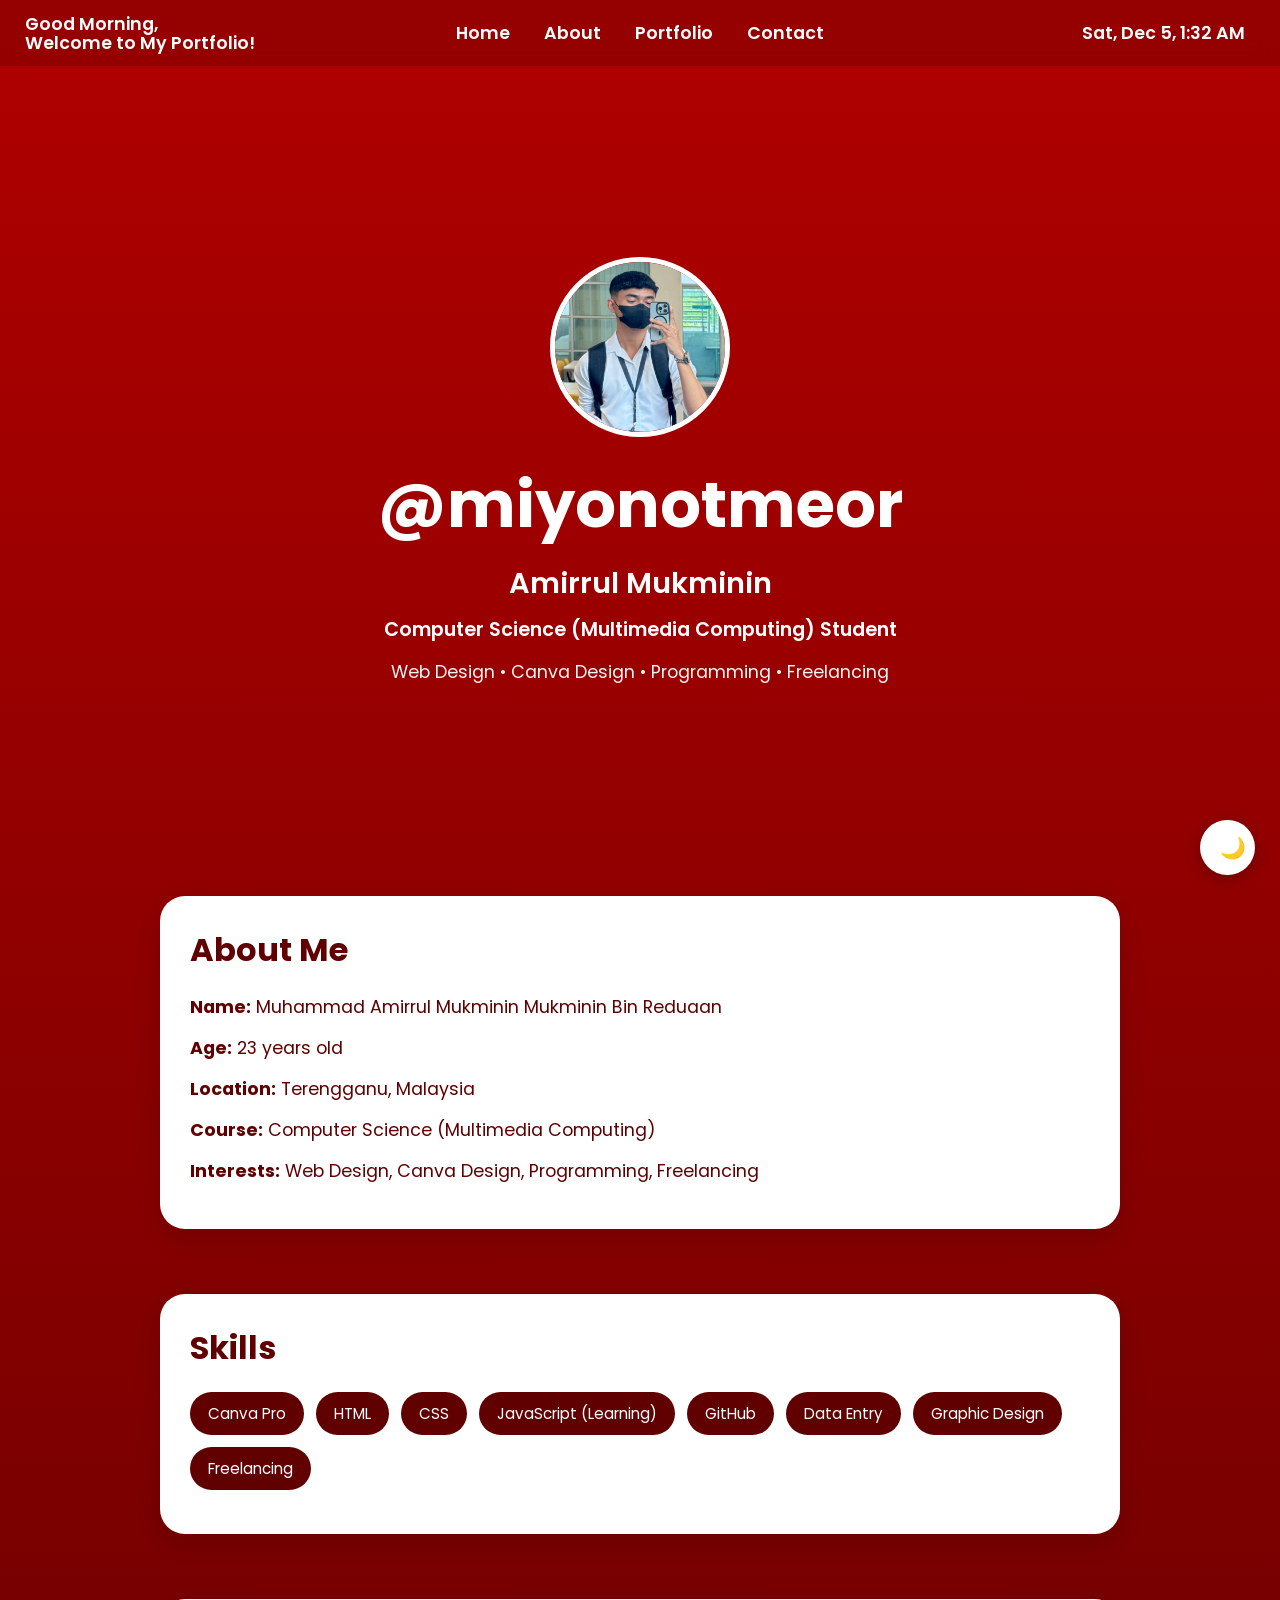
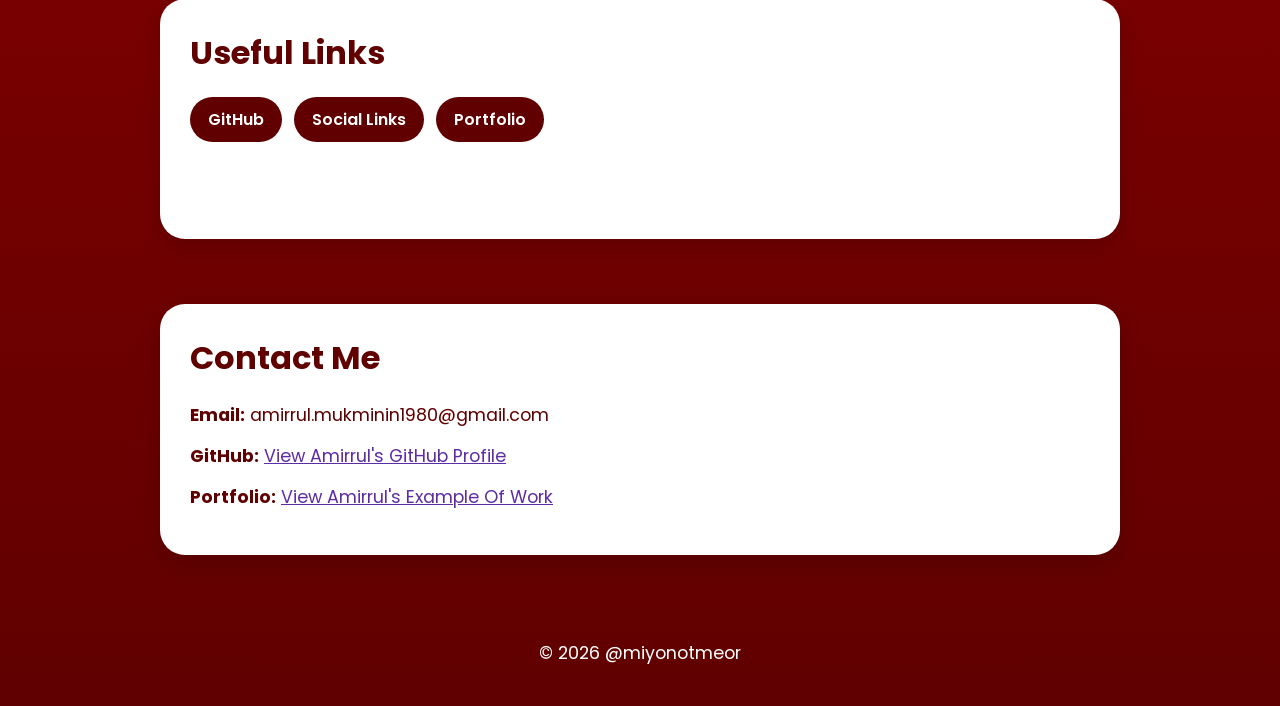
<file: index.html>
<!DOCTYPE html>
<html lang="en">
<head>
<meta charset="UTF-8">
<meta name="viewport" content="width=device-width, initial-scale=1.0">

<title>Amirrul Mukminin | Portfolio</title>

<link rel="icon" type="image/png" href="First Logo.png">

<link href="https://fonts.googleapis.com/css2?family=Poppins:wght@400;500;600;700&display=swap" rel="stylesheet">

<link rel="stylesheet" href="style.css">
    
</head>

<body>

<nav>
    <div id="nav-greeting">
        Good Evening,<br>
        Welcome to My Portfolio!
    </div>
    
    <a href="javascript:void(0);" onclick="window.scrollTo({top:0,behavior:'smooth'})">Home</a>
    <a href="about.html">About</a>
    <a href="portfolio.html">Portfolio</a>
    <a href="#contact">Contact</a>

    <div id="datetime"></div>
</nav>

<section id="home" class="hero">

    <img src="profile.png"
         alt="Profile picture of Amirrul Mukminin"
         class="profile-image">

    <h1>@miyonotmeor</h1>

    <h3>Amirrul Mukminin</h3>

    <div class="course">
        Computer Science (Multimedia Computing) Student
    </div>

    <div class="tagline">
        Web Design • Canva Design • Programming • Freelancing
    </div>

</section>

<section id="about">

    <div class="card">

        <h2>About Me</h2>

        <div class="contact-item">
            <strong>Name:</strong> Muhammad Amirrul Mukminin Mukminin Bin Reduaan
        </div>

        <div class="contact-item">
            <strong>Age:</strong> 23 years old
        </div>

        <div class="contact-item">
            <strong>Location:</strong> Terengganu, Malaysia
        </div>

        <div class="contact-item">
            <strong>Course:</strong> Computer Science (Multimedia Computing)
        </div>

        <div class="contact-item">
            <strong>Interests:</strong> Web Design, Canva Design, Programming, Freelancing
        </div>

    </div>

</section>

<section>

    <div class="card">

        <h2>Skills</h2>

        <div class="skills">

            <div class="skill">Canva Pro</div>
            <div class="skill">HTML</div>
            <div class="skill">CSS</div>
            <div class="skill">JavaScript (Learning)</div>
            <div class="skill">GitHub</div>
            <div class="skill">Data Entry</div>
            <div class="skill">Graphic Design</div>
            <div class="skill">Freelancing</div>

        </div>

    </div>

</section>

<section>

    <div class="card">

        <h2>Useful Links</h2>

        <div class="link-buttons">

            <a href="https://github.com/miyonotmeor" target="_blank">
                GitHub
            </a>

            <a href="https://miyonotmeor.github.io/my-social-media-links/" target="_blank">
                Social Links
            </a>

            <a href="https://miyonotmeor.github.io/my-portfolio/" target="_blank">
                Portfolio
            </a>

        </div>

    </div>

</section>

<section id="contact">

    <div class="card">

        <h2>Contact Me</h2>

        <div class="contact-item">
            <strong>Email:</strong> amirrul.mukminin1980@gmail.com
        </div>

        <div class="contact-item">
            <strong>GitHub:</strong>
            <a href="https://github.com/miyonotmeor" target="_blank">
                View Amirrul's GitHub Profile
            </a>
        </div>

        <div class="contact-item">
            <strong>Portfolio:</strong>
            <a href="https://miyonotmeor.github.io/my-portfolio/" target="_blank">
                View Amirrul's Example Of Work
            </a>
        </div>

    </div>

</section>

<footer>
    © 2026 @miyonotmeor
</footer>

<button id="theme-toggle">
    🌙
</button>

<script src="script.js"></script>
    
</body>
</html>
</file>
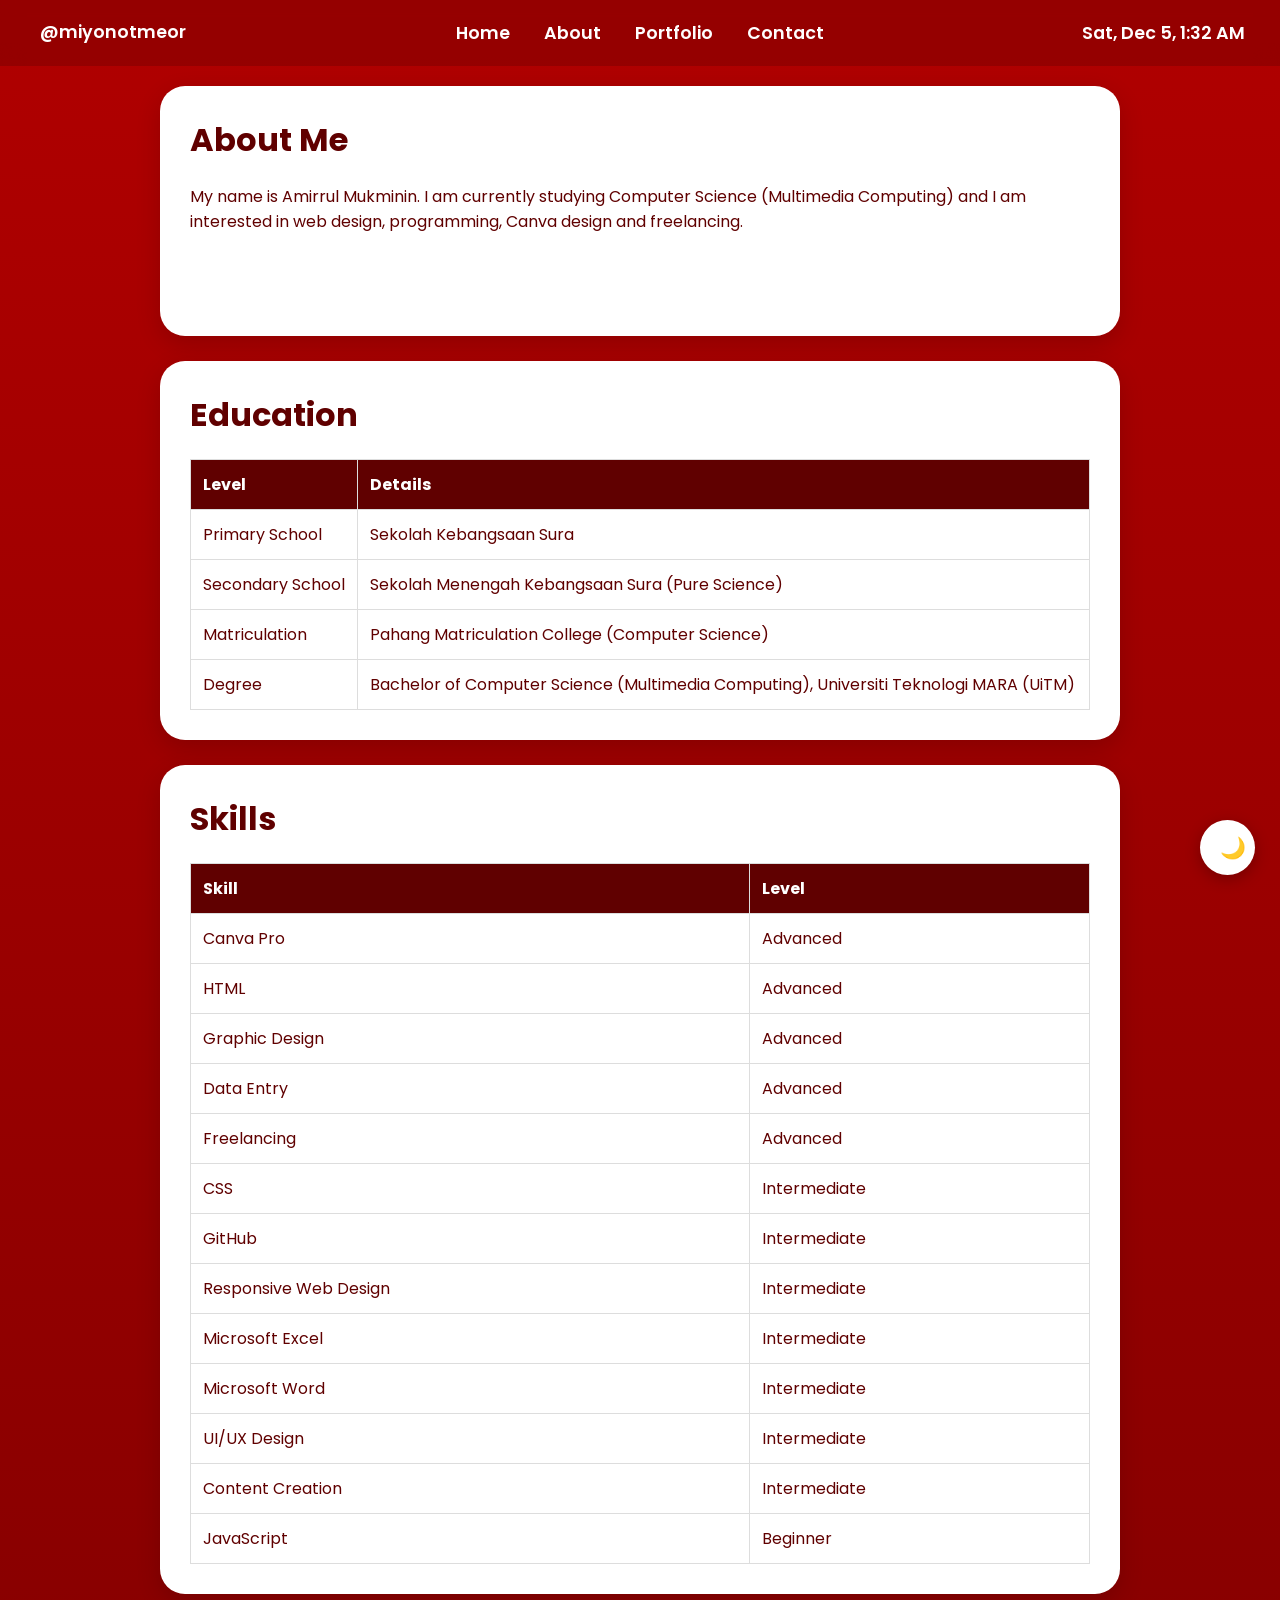
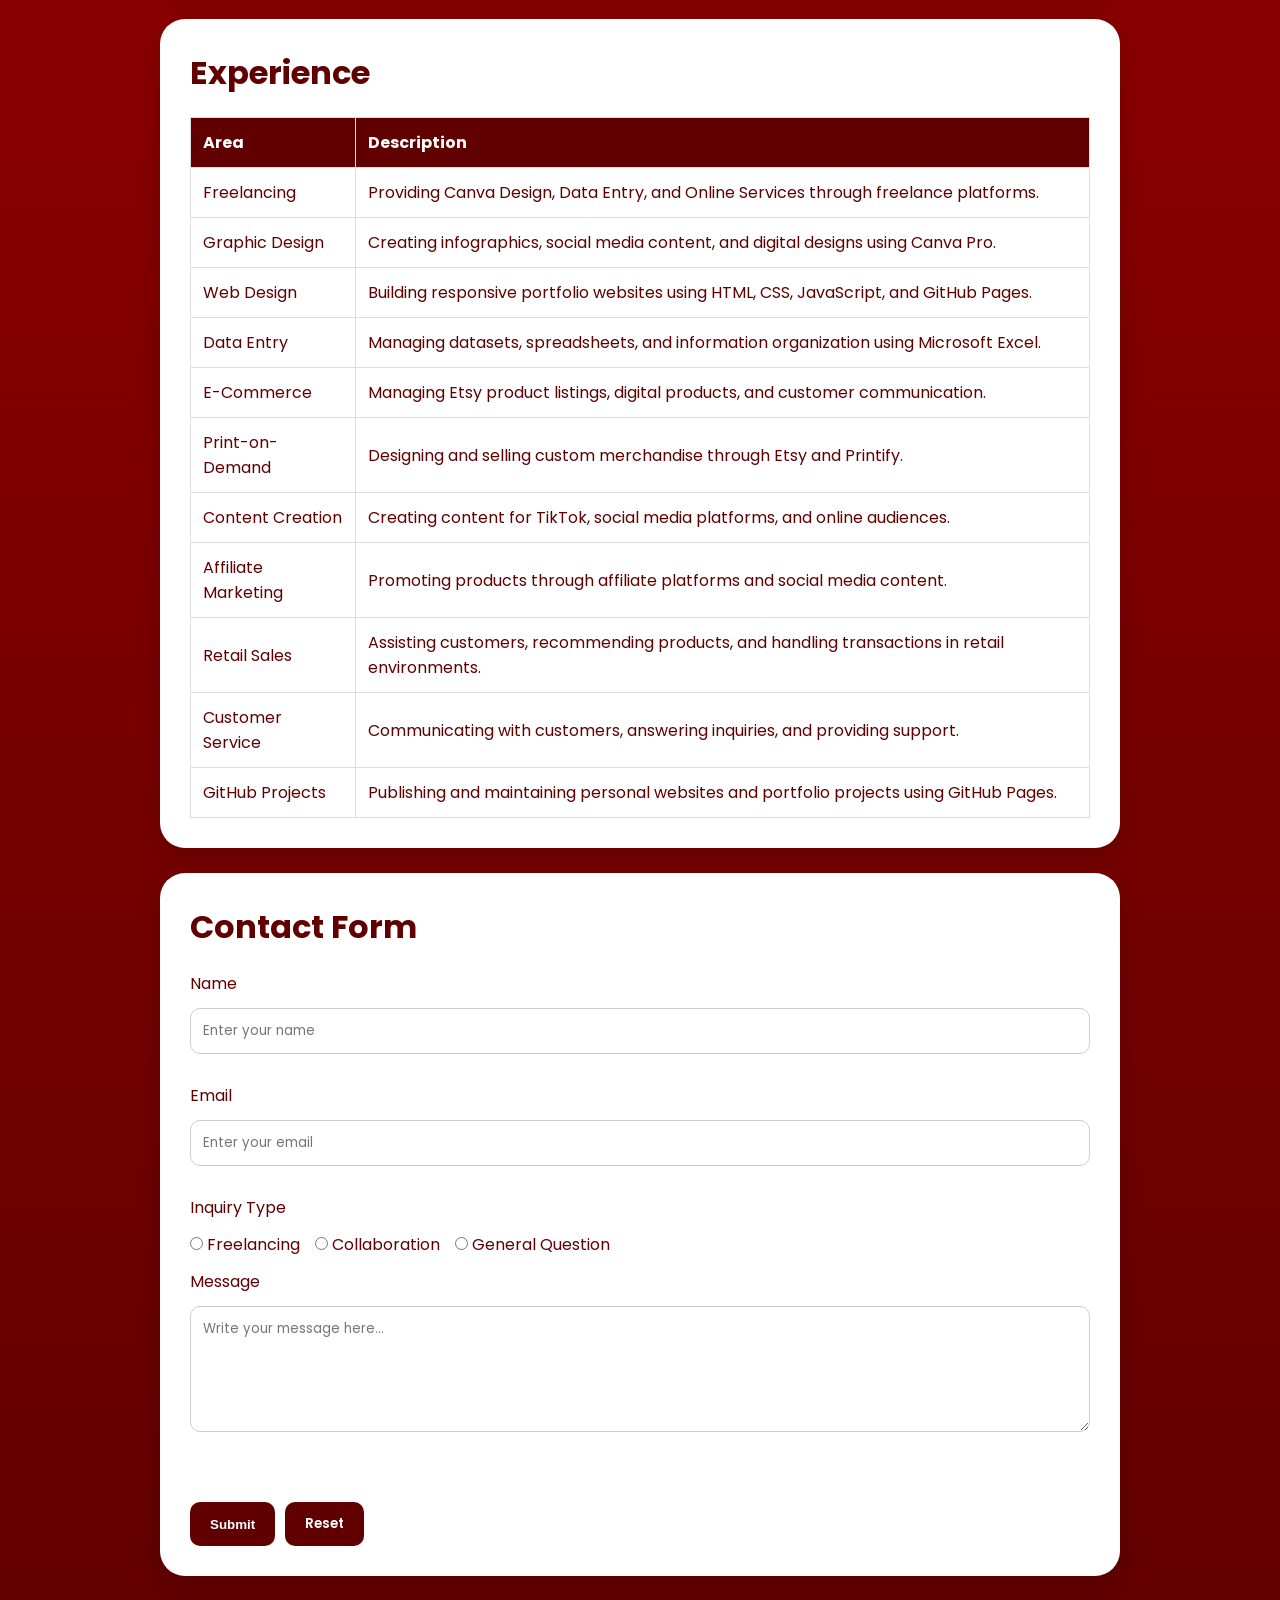
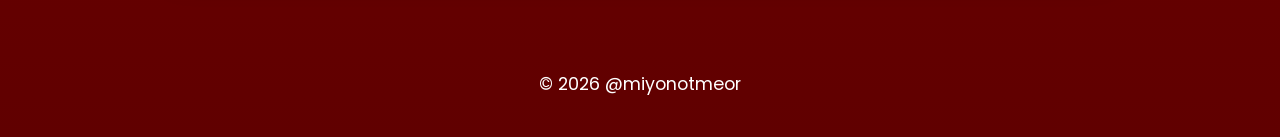
<file: about.html>
<!DOCTYPE html>
<html lang="en">
<head>
<meta charset="UTF-8">
<meta name="viewport" content="width=device-width, initial-scale=1.0">

<title>About Me | Amirrul Mukminin</title>

<link rel="icon" type="image/png" href="First Logo.png">

<link href="https://fonts.googleapis.com/css2?family=Poppins:wght@400;500;600;700&display=swap" rel="stylesheet">

<link rel="stylesheet" href="style.css">
    
</head>

<body class="about-page">

<nav>
    <div id="nav-greeting">
    <a href="index.html">@miyonotmeor</a>
    </div>
    
    <a href="index.html">Home</a>
    <a href="#about">About</a>
    <a href="portfolio.html">Portfolio</a>
    <a href="#contact">Contact</a>

    <div id="datetime"></div>
</nav>

<div class="container">

    <!-- About -->

    <div id="about" class="card">

            <h2>About Me</h2>

            <p>
                My name is Amirrul Mukminin. I am currently studying
                Computer Science (Multimedia Computing) and I am interested
                in web design, programming, Canva design and freelancing.
            </p>

        </div>

    <!-- Education Table -->

    <div class="card">

        <h2>Education</h2>

        <table>

    <tr>
        <th>Level</th>
        <th>Details</th>
    </tr>

    <tr>
        <td>Primary School</td>
        <td>Sekolah Kebangsaan Sura</td>
    </tr>

    <tr>
        <td>Secondary School</td>
        <td>Sekolah Menengah Kebangsaan Sura (Pure Science)</td>
    </tr>

    <tr>
        <td>Matriculation</td>
        <td>Pahang Matriculation College (Computer Science)</td>
    </tr>

    <tr>
        <td>Degree</td>
        <td>
            Bachelor of Computer Science (Multimedia Computing),
            Universiti Teknologi MARA (UiTM)
        </td>
    </tr>

</table>
    </div>

    <!-- Skills Table -->

    <div class="card">

        <h2>Skills</h2>

        <table>

    <tr>
        <th>Skill</th>
        <th>Level</th>
    </tr>

    <tr>
        <td>Canva Pro</td>
        <td>Advanced</td>
    </tr>

    <tr>
        <td>HTML</td>
        <td>Advanced</td>
    </tr>

    <tr>
        <td>Graphic Design</td>
        <td>Advanced</td>
    </tr>

    <tr>
        <td>Data Entry</td>
        <td>Advanced</td>
    </tr>

    <tr>
        <td>Freelancing</td>
        <td>Advanced</td>
    </tr>

    <tr>
        <td>CSS</td>
        <td>Intermediate</td>
    </tr>

    <tr>
        <td>GitHub</td>
        <td>Intermediate</td>
    </tr>

    <tr>
        <td>Responsive Web Design</td>
        <td>Intermediate</td>
    </tr>

    <tr>
        <td>Microsoft Excel</td>
        <td>Intermediate</td>
    </tr>

    <tr>
        <td>Microsoft Word</td>
        <td>Intermediate</td>
    </tr>

    <tr>
        <td>UI/UX Design</td>
        <td>Intermediate</td>
    </tr>

    <tr>
        <td>Content Creation</td>
        <td>Intermediate</td>
    </tr>

    <tr>
        <td>JavaScript</td>
        <td>Beginner</td>
    </tr>

</table>

    </div>

    <!-- Experience Table -->

    <div class="card">

        <h2>Experience</h2>

        <table>

    <tr>
        <th>Area</th>
        <th>Description</th>
    </tr>

    <tr>
        <td>Freelancing</td>
        <td>Providing Canva Design, Data Entry, and Online Services through freelance platforms.</td>
    </tr>

    <tr>
        <td>Graphic Design</td>
        <td>Creating infographics, social media content, and digital designs using Canva Pro.</td>
    </tr>

    <tr>
        <td>Web Design</td>
        <td>Building responsive portfolio websites using HTML, CSS, JavaScript, and GitHub Pages.</td>
    </tr>

    <tr>
        <td>Data Entry</td>
        <td>Managing datasets, spreadsheets, and information organization using Microsoft Excel.</td>
    </tr>

    <tr>
        <td>E-Commerce</td>
        <td>Managing Etsy product listings, digital products, and customer communication.</td>
    </tr>

    <tr>
        <td>Print-on-Demand</td>
        <td>Designing and selling custom merchandise through Etsy and Printify.</td>
    </tr>

    <tr>
        <td>Content Creation</td>
        <td>Creating content for TikTok, social media platforms, and online audiences.</td>
    </tr>

    <tr>
        <td>Affiliate Marketing</td>
        <td>Promoting products through affiliate platforms and social media content.</td>
    </tr>

    <tr>
        <td>Retail Sales</td>
        <td>Assisting customers, recommending products, and handling transactions in retail environments.</td>
    </tr>

    <tr>
        <td>Customer Service</td>
        <td>Communicating with customers, answering inquiries, and providing support.</td>
    </tr>

    <tr>
        <td>GitHub Projects</td>
        <td>Publishing and maintaining personal websites and portfolio projects using GitHub Pages.</td>
    </tr>

</table>

    </div>

    <!-- Contact Form -->

    <div id="contact" class="card">

            <h2>Contact Form</h2>

            <form>

                <label>Name</label>
                <input
                    type="text"
                    id="name"
                    placeholder="Enter your name"
                    required
                >

                <div id="name-error"></div>

                <label>Email</label>
                <input
                    type="email"
                    id="email"
                    placeholder="Enter your email"
                    required
                >

                <div id="email-error"></div>

                <label>Inquiry Type</label>

                <div class="radio-group">

                    <label>
                        <input type="radio" name="inquiry">
                        Freelancing
                    </label>

                    <label>
                        <input type="radio" name="inquiry">
                        Collaboration
                    </label>

                    <label>
                        <input type="radio" name="inquiry">
                        General Question
                    </label>

                </div>

                <label>Message</label>

                <textarea
                    id="message"
                    rows="5"
                    placeholder="Write your message here..."
                    maxlength="500"
                    required></textarea>

                <div id="message-counter"></div>

                <div id="character-count">
                    0 / 500 characters
                </div>

                <div class="button-group">

                    <button type="submit">
                        Submit
                    </button>

                    <input type="reset" value="Reset">

                </div>

            </form>

        </div>

</div>

<footer>
    © 2026 @miyonotmeor
</footer>

<button id="theme-toggle">
    🌙
</button>

<script src="script.js"></script>
    
</body>
</html>
</file>
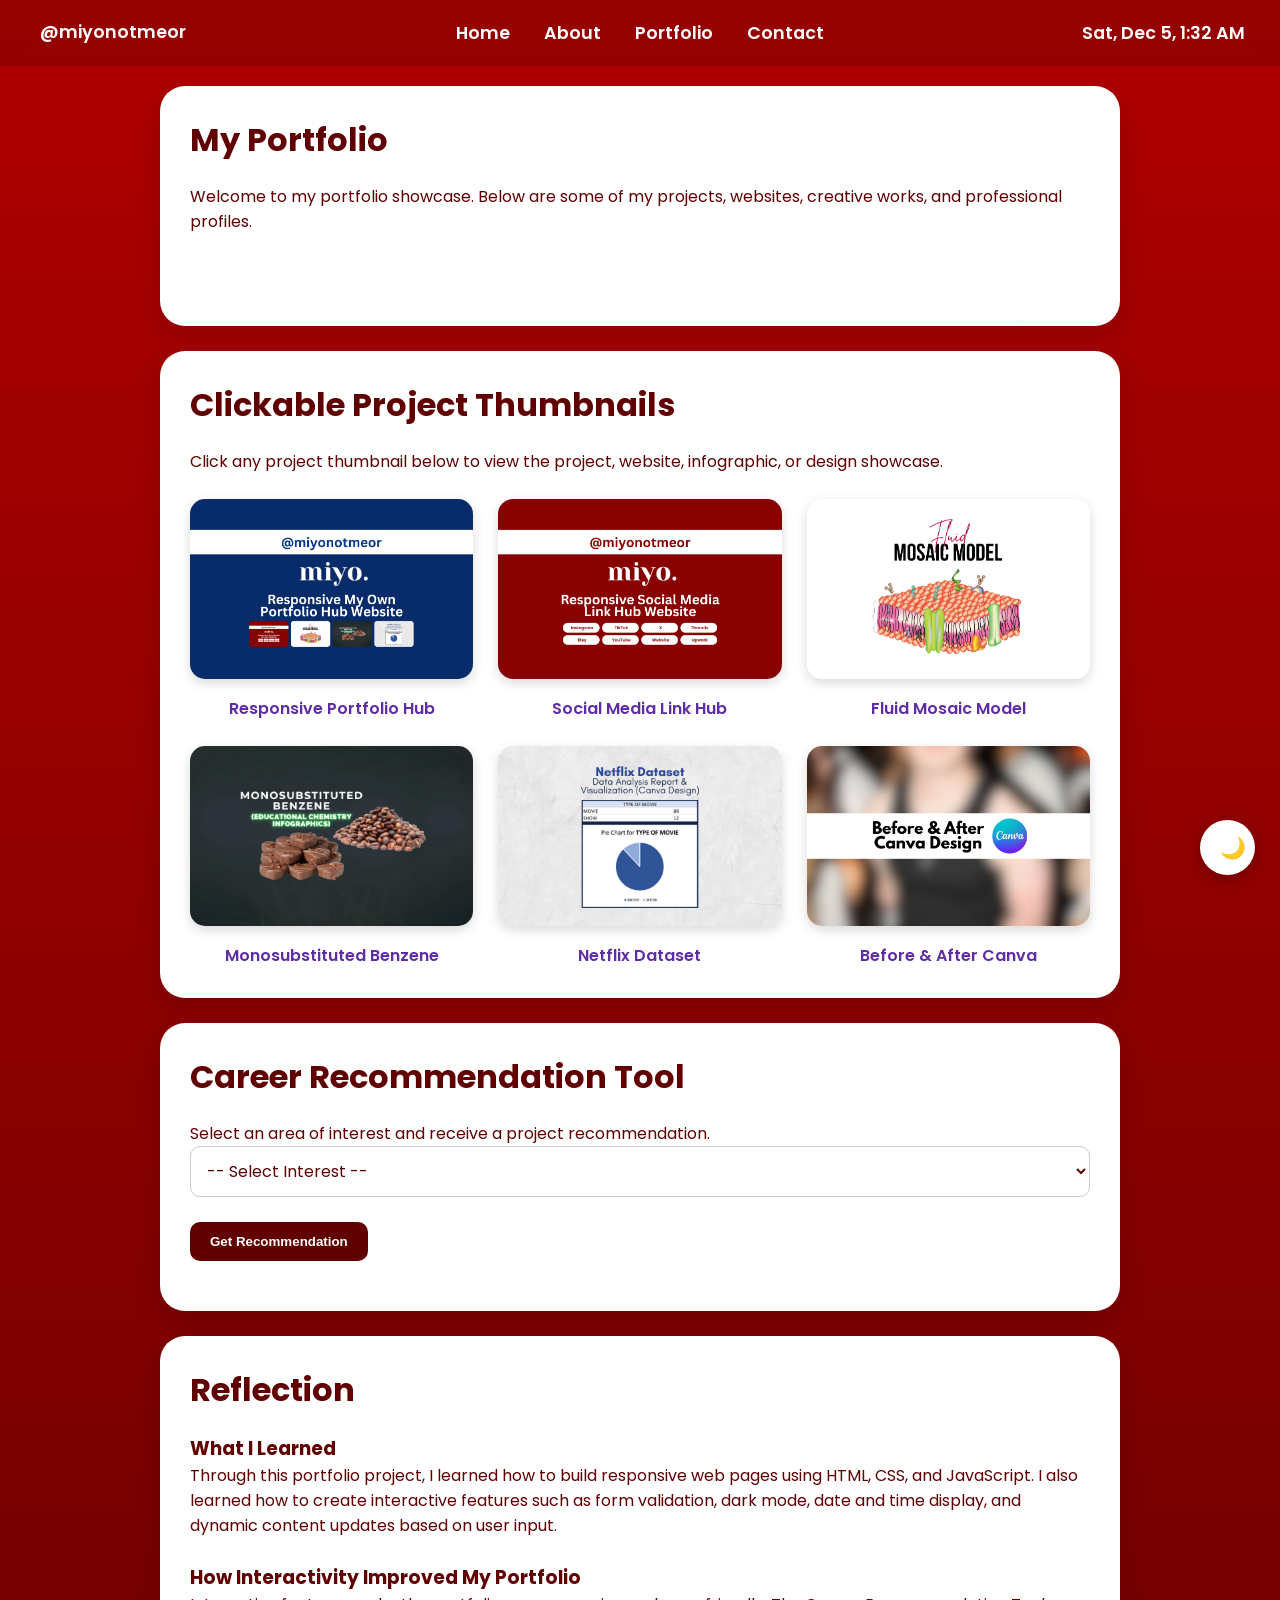
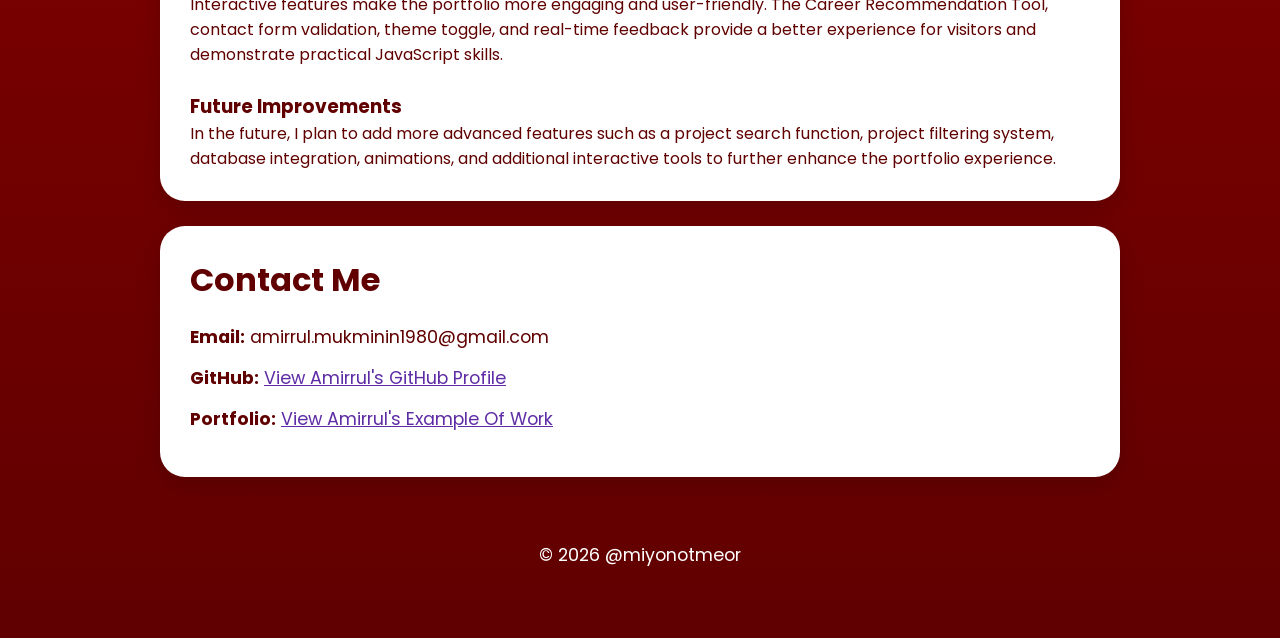
<file: portfolio.html>
<!DOCTYPE html>
<html lang="en">
<head>
<meta charset="UTF-8">
<meta name="viewport" content="width=device-width, initial-scale=1.0">

<title>Portfolio | Amirrul Mukminin</title>

<link rel="icon" type="image/png" href="First Logo.png">

<link href="https://fonts.googleapis.com/css2?family=Poppins:wght@400;500;600;700&display=swap" rel="stylesheet">

<link rel="stylesheet" href="style.css">

</head>

<body class="portfolio-page">

<nav>
    <div id="nav-greeting">
    <a href="index.html">@miyonotmeor</a>
    </div>
    
    <a href="index.html">Home</a>
    <a href="about.html">About</a>
    <a href="javascript:void(0);" onclick="window.scrollTo({top:0,behavior:'smooth'})">
    Portfolio
</a>
    <a href="#contact">Contact</a>

    <div id="datetime"></div>
</nav>

<div class="container">

    <!-- Portfolio Introduction -->

    <div id="projects" class="card">

        <h2>My Portfolio</h2>

        <p>
            Welcome to my portfolio showcase. Below are some of my projects,
            websites, creative works, and professional profiles.
        </p>

    </div>

    <!-- Clickable Project Thumbnails -->

<div class="card">

    <h2>Clickable Project Thumbnails</h2>

    <p>
        Click any project thumbnail below to view the project, website,
        infographic, or design showcase.
    </p>

    <div class="project-grid">

        <!-- Project 1 -->

        <a class="project-thumbnail"
           href="https://miyonotmeor.github.io/my-portfolio/"
           target="_blank">

            <img src="Thumbnail (Responsive My Own Portfolio).png"
                 alt="Responsive My Own Portfolio Hub Website">

            <span>
                Responsive Portfolio Hub
            </span>

        </a>

        <!-- Project 2 -->

        <a class="project-thumbnail"
           href="https://miyonotmeor.github.io/my-social-media-links/"
           target="_blank">

            <img src="Thumbnail (Responsive Social Media).png"
                 alt="Responsive Social Media Link Hub Website">

            <span>
                Social Media Link Hub
            </span>

        </a>

        <!-- Project 3 -->

        <a class="project-thumbnail"
           href="https://drive.google.com/file/d/1icwVFupSkcN4Ap2HEheTU-hdYg58dGn7/view?usp=sharing"
           target="_blank">

            <img src="Thumbnail (Canva 1).png"
                 alt="Fluid Mosaic Model">

            <span>
                Fluid Mosaic Model
            </span>

        </a>

        <!-- Project 4 -->

        <a class="project-thumbnail"
           href="https://drive.google.com/file/d/1Z0NVhPZmov7mesMRi38P0i4Rry1_v1iw/view?usp=sharing"
           target="_blank">

            <img src="Thumbnail (Canva 2).png"
                 alt="Monosubstituted Benzene">

            <span>
                Monosubstituted Benzene
            </span>

        </a>

        <!-- Project 5 -->

        <a class="project-thumbnail"
           href="https://drive.google.com/file/d/1Wmf3wmxKaqhm1IVpnEh54xqGGNXLKH-T/view?usp=sharing"
           target="_blank">

            <img src="Thumbnail (Canva 3).png"
                 alt="Netflix Dataset">

            <span>
                Netflix Dataset
            </span>

        </a>

        <!-- Project 6 -->

        <a class="project-thumbnail"
           href="https://drive.google.com/file/d/1ADbQeLN8lx1B_FTJmSf31UBwTIxbRqKE/view?usp=sharing"
           target="_blank">

            <img src="Thumbnail (Before & After Canva).png"
                 alt="Before and After Canva Design">

            <span>
                Before & After Canva
            </span>

        </a>

    </div>

</div>

<div class="card">

    <h2>Career Recommendation Tool</h2>

    <p>
        Select an area of interest and receive a project recommendation.
    </p>

    <select id="careerSelect">

        <option value="">
            -- Select Interest --
        </option>

        <option value="web">
            Web Design
        </option>

        <option value="canva">
            Canva Design
        </option>

        <option value="programming">
            Programming
        </option>

        <option value="data">
            Data Entry
        </option>

    </select>

    <br><br>

    <button id="recommendBtn">
        Get Recommendation
    </button>

    <div id="recommendationResult"></div>

</div>

    <!-- Reflection -->
    
<div class="card">

    <h2>Reflection</h2>

    <h3>What I Learned</h3>

    <p>
        Through this portfolio project, I learned how to build responsive web pages using HTML, CSS, and JavaScript. I also learned how to create interactive features such as form validation, dark mode, date and time display, and dynamic content updates based on user input.
    </p>

    <br>

    <h3>How Interactivity Improved My Portfolio</h3>

    <p>
        Interactive features make the portfolio more engaging and user-friendly. The Career Recommendation Tool, contact form validation, theme toggle, and real-time feedback provide a better experience for visitors and demonstrate practical JavaScript skills.
    </p>

    <br>

    <h3>Future Improvements</h3>

    <p>
        In the future, I plan to add more advanced features such as a project search function, project filtering system, database integration, animations, and additional interactive tools to further enhance the portfolio experience.
    </p>

</div>

    
    <!-- Contact -->

    <div id="contact" class="card">

        <h2>Contact Me</h2>

        <div class="contact-item">
            <strong>Email:</strong>
            amirrul.mukminin1980@gmail.com
        </div>

        <div class="contact-item">
            <strong>GitHub:</strong>

            <a href="https://github.com/miyonotmeor"
               target="_blank">
                View Amirrul's GitHub Profile
            </a>
        </div>

        <div class="contact-item">
            <strong>Portfolio:</strong>

            <a href="https://miyonotmeor.github.io/my-portfolio/"
               target="_blank">
                View Amirrul's Example Of Work
            </a>
        </div>

</div>
    
<footer>
    © 2026 @miyonotmeor
</footer>

<button id="theme-toggle">
    🌙
</button>

<script src="script.js"></script>

</body>
</html>
</file>
<file: style.css>
*{
    margin:0;
    padding:0;
    box-sizing:border-box;
}

html{
    scroll-behavior:smooth;
}

html,
body{
    overflow-anchor:none;
}

#home{
    scroll-margin-top:0;
}

#about{
    scroll-margin-top:100px;
}

#contact{
    scroll-margin-top:90px;
}

body{
    font-family:'Poppins',sans-serif;
    background:linear-gradient(to bottom,#b00000,#600000);
    color:white;
}

/* Dark Theme */

body.dark-theme{
    background:linear-gradient(to bottom,#0f172a,#1e293b);
    color:white;
}

body.dark-theme nav{
    background:rgba(59,130,246,0.20);
}

body.dark-theme .card{
    background:white;
    color:#1e293b;
}

body.dark-theme .card h2{
    color:#1e293b;
}

body.dark-theme .contact-item{
    color:#1e293b;
}

body.dark-theme p{
    color:#1e293b;
}

body.dark-theme .skill{
    background:#1e3a8a;
    color:white;
}

body.dark-theme .link-buttons a{
    background:#1e3a8a;
    color:white;
}

body.dark-theme .link-buttons a:visited,
body.dark-theme .link-buttons a:link{
    color:white;
}

body.dark-theme th{
    background:#1e3a8a;
    color:white;
}

body.dark-theme td{
    background:white;
    color:#1e293b;
}

body.dark-theme input,
body.dark-theme textarea{
    background:white;
    color:#1e293b;
    border:1px solid #ccc;
}

body.dark-theme label{
    color:#1e293b;
}

body.dark-theme #theme-toggle{
    background:#1e3a8a;
    color:white;
}

body.dark-theme .card a{
    color:#2563eb;
}

body.dark-theme button,
body.dark-theme input[type="reset"]{
    background:#1e3a8a;
    color:white;
    border:none;
}
/* Navigation */

nav{
    position:sticky;
    top:0;
    z-index:1000;
    background:rgba(0,0,0,0.15);
    backdrop-filter:blur(10px);
    padding:20px;
    text-align:center;
}

nav a{
    color:white;
    text-decoration:none;
    font-weight:600;
    margin:0 15px;
    transition:0.3s;
    font-size:1.1rem;
}

nav a:hover{
    opacity:0.7;
}

#nav-greeting{
    position:absolute;
    left:25px;
    top:15px;
    font-family:'Poppins',sans-serif;
    font-size:1.1rem;
    font-weight:600;
    color:white;
    line-height:1.1;
    text-align:left;
}

#nav-greeting a{
    color:white;
    text-decoration:none;
    font-weight:600;
    transition:0.3s;
}

#nav-greeting a:hover{
    opacity:0.7;
}

.nav-links{
    display:flex;
    align-items:center;
    gap:15px;
}

/* Date & Time */

#datetime{
    position:absolute;

    right:35px;
    top:20px;

    z-index:1001;

    font-family:'Poppins',sans-serif;
    font-size:1.1rem;
    font-weight:600;

    color:white;

    white-space:nowrap;
}

/* Theme Toggle Button */

#theme-toggle{
    position:fixed;
    bottom:25px;
    right:25px;

    width:55px;
    height:55px;

    border:none;
    border-radius:50%;

    background:white;
    color:#600000;

    cursor:pointer;

    font-size:1.3rem;

    box-shadow:0 4px 15px rgba(0,0,0,0.25);

    z-index:9999;

    transition:0.3s;
}

#theme-toggle:hover{
    transform:scale(1.05);
}

#theme-toggle:hover{
    opacity:0.85;
}

/* Layout */

.container{
    max-width:1000px;
    margin:auto;
    padding:100px 20px 30px;
}

/* Sections */

section{
    max-width:1000px;
    margin:auto;
    padding:20px;
}

/* Hero */

.hero{
    text-align:center;
    min-height:100vh;
    display:flex;
    flex-direction:column;
    justify-content:center;
    align-items:center;
    animation:fadeIn 1s ease;
}

.profile-image{
    width:180px;
    height:180px;
    border-radius:50%;
    object-fit:cover;
    border:5px solid white;
    margin-bottom:20px;
}

.hero h1{
    font-size:4rem;
    margin-bottom:10px;
}

.hero h3{
    font-size:1.8rem;
    font-weight:600;
    margin-bottom:10px;
}

.course{
    font-size:1.2rem;
    font-weight:600;
    margin-bottom:15px;
}

.tagline{
    font-size:1.1rem;
    color:#f5f5f5;
}

/* Cards */

.card{
    background:white;
    color:#600000;
    padding:30px;
    border-radius:25px;
    margin-bottom:25px;
    box-shadow:0 8px 25px rgba(0,0,0,0.15);
    animation:fadeIn 0.8s ease;

    min-height:240px;
}

.card h2{
    margin-bottom:20px;
    font-size:2rem;
}

/* About */

.contact-item{
    margin-bottom:15px;
    font-size:1.1rem;
}

#character-count{
    margin-top:5px;
    font-size:0.9rem;
    font-weight:600;
    color:white;
}

#message-counter{
    margin-top:8px;
    font-size:0.95rem;
    font-weight:600;
}

/* Skills */

.skills{
    display:flex;
    flex-wrap:wrap;
    gap:12px;
}

.skill{
    background:#600000;
    color:white;
    padding:10px 18px;
    border-radius:25px;
    font-size:0.95rem;
}

/* Links */

.link-buttons{
    display:flex;
    flex-wrap:wrap;
    gap:12px;
}

.link-buttons a{
    background:#600000;
    color:white;
    text-decoration:none;
    padding:10px 18px;
    border-radius:25px;
    font-weight:600;
    transition:0.3s;
    display:inline-block;
}

.link-buttons a:visited,
.link-buttons a:link{
    color:white;
}

.link-buttons a:hover{
    transform:translateY(-5px) scale(1.03);
    opacity:0.9;
    box-shadow:0 8px 20px rgba(0,0,0,0.25);
}

/* Career Recommendation Tool */

#careerSelect{
    width:100%;
    padding:12px;
    border:1px solid #ccc;
    border-radius:10px;
    font-family:'Poppins',sans-serif;
    font-size:1rem;
    background:white;
    color:#600000;
}

#careerSelect:focus{
    outline:none;
    border:2px solid #600000;
    box-shadow:0 0 8px rgba(96,0,0,0.3);
}

#recommendationResult{
    margin-top:20px;
    line-height:1.8;
    font-size:1.05rem;
}

/* Dark Theme */

body.dark-theme #careerSelect{
    background:white;
    color:#1e293b;
    border:1px solid #ccc;
}

/* Contact Links */

.card a{
    color:#5e2ca5;
}

/* Tables */

table{
    width:100%;
    border-collapse:collapse;
    margin-top:15px;
}

th,
td{
    border:1px solid #ddd;
    padding:12px;
    text-align:left;
}

th{
    background:#600000;
    color:white;
}

/* Forms */

form{
    display:flex;
    flex-direction:column;
    gap:12px;
}

input,
textarea{
    padding:12px;
    border:1px solid #ccc;
    border-radius:10px;
    font-family:'Poppins',sans-serif;
}

input:focus,
textarea:focus{
    outline:none;
    border:2px solid #600000;
    box-shadow:0 0 8px rgba(96,0,0,0.3);
    transition:0.3s;
}

#email-error{
    margin-top:5px;
    font-size:0.9rem;
    color:red;
    font-weight:600;
}

#name-error{
    margin-top:5px;
    font-size:0.9rem;
    color:red;
    font-weight:600;
}

.radio-group{
    display:flex;
    flex-wrap:wrap;
    gap:15px;
}

.button-group{
    display:flex;
    gap:10px;
    flex-wrap:wrap;
}

button,
input[type="reset"]{
    background:#600000;
    color:white;
    border:none;
    padding:12px 20px;
    border-radius:10px;
    cursor:pointer;
    font-weight:600;
    transition:0.3s;
}

button:hover,
input[type="reset"]:hover{
    opacity:0.85;
}

/* Footer */

footer{
    text-align:center;
    padding:40px 20px;
    font-size:1.1rem;
    color:white;
}

/* Animation */

@keyframes fadeIn{
    from{
        opacity:0;
        transform:translateY(20px);
    }
    to{
        opacity:1;
        transform:translateY(0);
    }
}

/* About Page Only */

.about-page .container{
    padding-top:0;
}

.about-page .card{
    min-height:250px;
}

.about-page #about{
    margin-top:20px;
}

/* Portfolio Page Only */

.portfolio-page .container{
    padding-top:0;
}

.portfolio-page #projects{
    margin-top:20px;
}

.about-page #nav-greeting,
.portfolio-page #nav-greeting{
    top:23px;
    left:25px;
}

/* Mobile */

@media(max-width:768px){

    .hero{
        min-height:85vh;
    }

    .hero h1{
        font-size:2.2rem;
    }

    .hero h3{
        font-size:1.3rem;
    }

    .profile-image{
        width:130px;
        height:130px;
    }

    .card{
        padding:25px;
    }

    .card h2{
        font-size:1.7rem;
    }

    nav a{
        margin:0 8px;
        font-size:1rem;
    }

        nav{
        flex-direction:column;
        gap:12px;
    }

    #nav-greeting{
        text-align:center;
        font-size:1rem;
    }

    .nav-links{
        flex-wrap:wrap;
        justify-content:center;
    }
}

/* iPad Portrait */

@media(min-width:768px) and (max-width:1023px){

    .hero{
        min-height:90vh;
    }
}

/* iPad Landscape */

@media(min-width:1024px) and (max-width:1366px){

    .hero{
        min-height:85vh;
    }
}
/* Desktop / MacBook */

@media(min-width:1201px){

    .hero{
        min-height:90vh;
    }
}

/* Portfolio Thumbnails */

.project-grid{
    display:grid;
    grid-template-columns:repeat(3,1fr);
    gap:25px;
    margin-top:25px;
}

.project-thumbnail{
    text-decoration:none;
    color:inherit;
    text-align:center;
    transition:0.3s;
}

.project-thumbnail img{
    width:100%;
    height:180px;
    object-fit:cover;
    border-radius:15px;
    box-shadow:0 4px 12px rgba(0,0,0,0.15);
}

.project-thumbnail span{
    display:block;
    margin-top:10px;
    font-weight:600;
}

.project-thumbnail:hover{
    transform:translateY(-5px) scale(1.03);
}

.project-thumbnail:hover img{
    box-shadow:0 8px 20px rgba(0,0,0,0.25);
}

/* Dark Mode */

body.dark-theme .project-thumbnail span{
    color:#1e293b;
}

/* Tablet */

@media(max-width:1024px){

    .project-grid{
        grid-template-columns:repeat(2,1fr);
    }

}

/* Mobile */

@media(max-width:768px){

    .project-grid{
        grid-template-columns:1fr;
    }

}

/* Dark Mode */

body.dark-theme #greeting-box{
    background:rgba(30,58,138,0.25);
}

body.dark-theme #greeting{
    color:white;
}

/* Hidden State */

.greeting-hidden{
    opacity:0;
    pointer-events:none;
}

/* Mobile */

@media(max-width:768px){

    #greeting-box{
        left:20px;
        bottom:20px;
        padding:12px 16px;
    }

    #greeting{
        font-size:1.15rem;
    }

}

/* Hide Greeting & Date Time on Mobile and iPad Portrait */

@media (max-width:1023px){

    #nav-greeting{
        display:none;
    }

    #datetime{
        display:none;
    }

}
</file>
